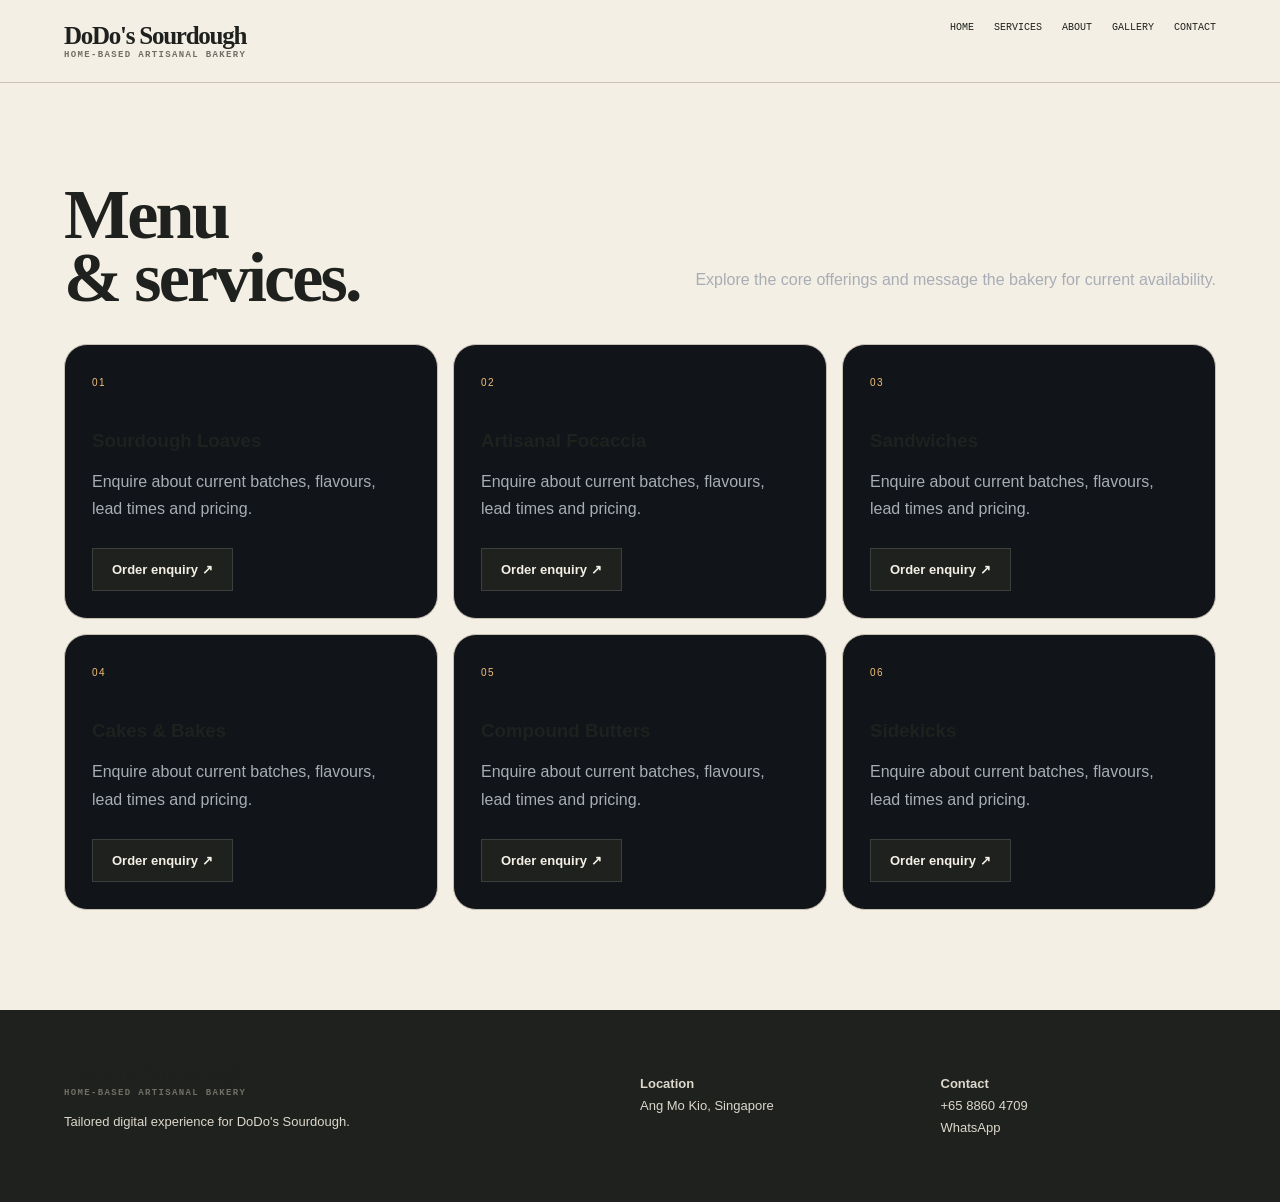
<file: services.html>
<!doctype html><html><head><meta charset="utf-8"><meta name="viewport" content="width=device-width,initial-scale=1"><title>DoDo's Sourdough — Services</title><style>:root{--b:#090a0c;--c:#111419;--t:#f5f6f7;--m:#a8adb5;--a:#f2c078;--l:#fff2}*{box-sizing:border-box}html{scroll-behavior:smooth}body{margin:0;background:var(--b);color:var(--t);font-family:Inter,system-ui,sans-serif}a{color:inherit;text-decoration:none}.w{width:min(calc(100% - 36px),1180px);margin:auto}.nav{position:fixed;z-index:5;inset:0 0 auto;padding:17px 0;background:#090a0ce8;backdrop-filter:blur(14px)}.ni{display:flex;justify-content:space-between}.brand{font-weight:850;letter-spacing:-.05em}.brand small{display:block;color:var(--m);font-size:9px;letter-spacing:.15em;text-transform:uppercase}.links{display:flex;gap:20px;font-size:13px}.links a:hover{color:var(--a)}section{padding:100px 0}.hero{min-height:100svh;position:relative;display:flex;align-items:end;overflow:hidden}.hero img{position:absolute;inset:0;width:100%;height:100%;object-fit:cover;filter:brightness(.58);z-index:-2}.hero:after{content:'';position:absolute;inset:0;background:linear-gradient(90deg,#050607e5,#05060722),linear-gradient(0deg,var(--b),transparent 45%);z-index:-1}.hero .w{padding:150px 0 75px}.ey{color:var(--a);font-size:10px;letter-spacing:.2em;text-transform:uppercase;font-weight:800}.hero h1{font-size:clamp(50px,9vw,108px);line-height:.88;letter-spacing:-.075em;max-width:900px;margin:18px 0}.hero p{max-width:650px;color:#d1d5db;line-height:1.7;font-size:18px}.btn{display:inline-block;margin:10px 8px 0 0;padding:13px 19px;border:1px solid var(--l);border-radius:999px;font-size:13px;font-weight:750}.primary{background:var(--a);color:#080a0b;border-color:var(--a)}.head{display:flex;justify-content:space-between;gap:25px;align-items:end;margin-bottom:35px}.head h2{font-size:clamp(40px,6vw,70px);line-height:.9;letter-spacing:-.06em;margin:0}.head p,.card p{color:var(--m);line-height:1.7}.grid{display:grid;grid-template-columns:repeat(3,1fr);gap:15px}.card{border:1px solid var(--l);border-radius:23px;padding:27px;min-height:205px;background:var(--c);transition:.4s}.card:hover{transform:translateY(-7px)}.num{color:var(--a);font-size:10px;letter-spacing:.15em}.card h3{margin:40px 0 8px}.split{display:grid;grid-template-columns:1fr 1fr;gap:18px}.panel{border:1px solid var(--l);border-radius:27px;overflow:hidden;background:var(--c)}.panel img{width:100%;height:100%;min-height:420px;object-fit:cover}.copy{padding:43px}.copy h2{font-size:clamp(35px,5vw,58px);line-height:.95;letter-spacing:-.06em}.copy p{color:var(--m);line-height:1.8}.facts{display:grid;grid-template-columns:1fr 1fr;gap:14px}.fact{border-top:1px solid var(--l);padding-top:12px}.fact b{display:block;color:var(--m);font-size:9px;letter-spacing:.15em;text-transform:uppercase}.gallery{display:grid;grid-template-columns:2fr 1fr 1fr;grid-auto-rows:240px;gap:12px}.gallery img{width:100%;height:100%;object-fit:cover;border-radius:18px}.gallery img:first-child{grid-row:span 2}.footer{border-top:1px solid var(--l);padding:50px 0}.foot{display:grid;grid-template-columns:2fr 1fr 1fr;gap:25px}.foot p{color:var(--m);font-size:13px;line-height:1.7}.reveal{opacity:0;transform:translateY(30px);transition:.8s}.on{opacity:1;transform:none}@media(max-width:800px){.links{display:none}.grid,.split,.foot{grid-template-columns:1fr}.head{display:block}.gallery{grid-template-columns:1fr 1fr;grid-auto-rows:170px}.gallery img:first-child{grid-column:span 2;grid-row:auto}.facts{grid-template-columns:1fr}.hero h1{font-size:clamp(50px,15vw,82px)}}</style><link rel="stylesheet" href="styles.css"></head><body><header class="nav"><div class="w ni"><a class="brand" href="index.html">DoDo's Sourdough<small>Home-Based Artisanal Bakery</small></a><nav class="links"><a href="index.html">Home</a><a href="services.html">Services</a><a href="about.html">About</a><a href="gallery.html">Gallery</a><a href="contact.html">Contact</a></nav></div></header><main><section><div class="w"><div class="head reveal"><h2>Menu<br>& services.</h2><p>Explore the core offerings and message the bakery for current availability.</p></div><div class="grid"><article class="card reveal"><span class="num">01</span><h3>Sourdough Loaves</h3><p>Enquire about current batches, flavours, lead times and pricing.</p><a class="btn" href="https://wa.me/6588604709?text=Hi%20DoDos%20Sourdough%2C%20I%27d%20like%20to%20enquire.">Order enquiry ↗</a></article><article class="card reveal"><span class="num">02</span><h3>Artisanal Focaccia</h3><p>Enquire about current batches, flavours, lead times and pricing.</p><a class="btn" href="https://wa.me/6588604709?text=Hi%20DoDos%20Sourdough%2C%20I%27d%20like%20to%20enquire.">Order enquiry ↗</a></article><article class="card reveal"><span class="num">03</span><h3>Sandwiches</h3><p>Enquire about current batches, flavours, lead times and pricing.</p><a class="btn" href="https://wa.me/6588604709?text=Hi%20DoDos%20Sourdough%2C%20I%27d%20like%20to%20enquire.">Order enquiry ↗</a></article><article class="card reveal"><span class="num">04</span><h3>Cakes & Bakes</h3><p>Enquire about current batches, flavours, lead times and pricing.</p><a class="btn" href="https://wa.me/6588604709?text=Hi%20DoDos%20Sourdough%2C%20I%27d%20like%20to%20enquire.">Order enquiry ↗</a></article><article class="card reveal"><span class="num">05</span><h3>Compound Butters</h3><p>Enquire about current batches, flavours, lead times and pricing.</p><a class="btn" href="https://wa.me/6588604709?text=Hi%20DoDos%20Sourdough%2C%20I%27d%20like%20to%20enquire.">Order enquiry ↗</a></article><article class="card reveal"><span class="num">06</span><h3>Sidekicks</h3><p>Enquire about current batches, flavours, lead times and pricing.</p><a class="btn" href="https://wa.me/6588604709?text=Hi%20DoDos%20Sourdough%2C%20I%27d%20like%20to%20enquire.">Order enquiry ↗</a></article></div></div></section></main><footer class="footer"><div class="w foot"><div><div class="brand">DoDo's Sourdough<small>Home-Based Artisanal Bakery</small></div><p>Tailored digital experience for DoDo's Sourdough.</p></div><div><p><b>Location</b><br>Ang Mo Kio, Singapore</p></div><div><p><b>Contact</b><br>+65 8860 4709<br><a href="https://wa.me/6588604709?text=Hi%20DoDos%20Sourdough%2C%20I%27d%20like%20to%20enquire.">WhatsApp</a></p></div></div></footer><script>const q=new IntersectionObserver(es=>es.forEach(e=>e.isIntersecting&&e.target.classList.add('on')),{threshold:.12});document.querySelectorAll('.reveal').forEach(e=>q.observe(e));</script><script src="script.js"></script></body></html>
</file>
<file: styles.css>
:root{--b:#f4efe5;--ink:#1e211d;--muted:#716e66;--acid:#d8ef70;--line:#c9c1b4;--serif:Georgia,serif;--mono:"Courier New",monospace}html{background:var(--b)!important}body{background:var(--b)!important;color:var(--ink)!important;font-family:Arial,sans-serif!important}.w{width:min(1160px,90vw)!important}.nav{position:sticky!important;top:0!important;background:#f4efe5eF!important;border-bottom:1px solid var(--line)!important;padding:22px 0!important;backdrop-filter:blur(12px)!important}.brand{font-family:var(--serif)!important;font-size:25px!important;color:var(--ink)!important}.brand small{font-family:var(--mono)!important;color:var(--muted)!important}.links{font-family:var(--mono)!important;text-transform:uppercase!important;font-size:10px!important}.links a{color:var(--ink)!important}.links a:hover{color:#777!important}.hero{min-height:82svh!important;background:var(--b)!important}.hero img{filter:saturate(.72) contrast(.96)!important}.hero:after{background:linear-gradient(90deg,#151711dd,#15171122)!important}.hero h1,.hero h2,.hero h3{font-family:var(--serif)!important;letter-spacing:-.05em!important}.hero h1{font-size:clamp(58px,9vw,125px)!important;line-height:.82!important}.hero p{font-size:16px!important;line-height:1.7!important}.hero .btn,.btn{background:var(--ink)!important;color:var(--b)!important;border-radius:0!important}.section,.card,.tile,.panel{border-color:var(--line)!important}.accent,.highlight{background:var(--acid)!important;color:var(--ink)!important}.w h2{font-family:var(--serif)!important;letter-spacing:-.04em!important}.w h2 i,.hero i{font-family:var(--serif)!important}.links a.active{border-bottom:1px solid var(--ink)!important}.hero img{object-position:center!important}footer{background:var(--ink)!important;color:var(--b)!important;border-top:0!important}footer a,footer p,footer small{color:#ddd8cc!important}@media(max-width:700px){.links{gap:10px!important;font-size:8px!important}.hero{min-height:76svh!important}.hero h1{font-size:16vw!important}}
</file>
